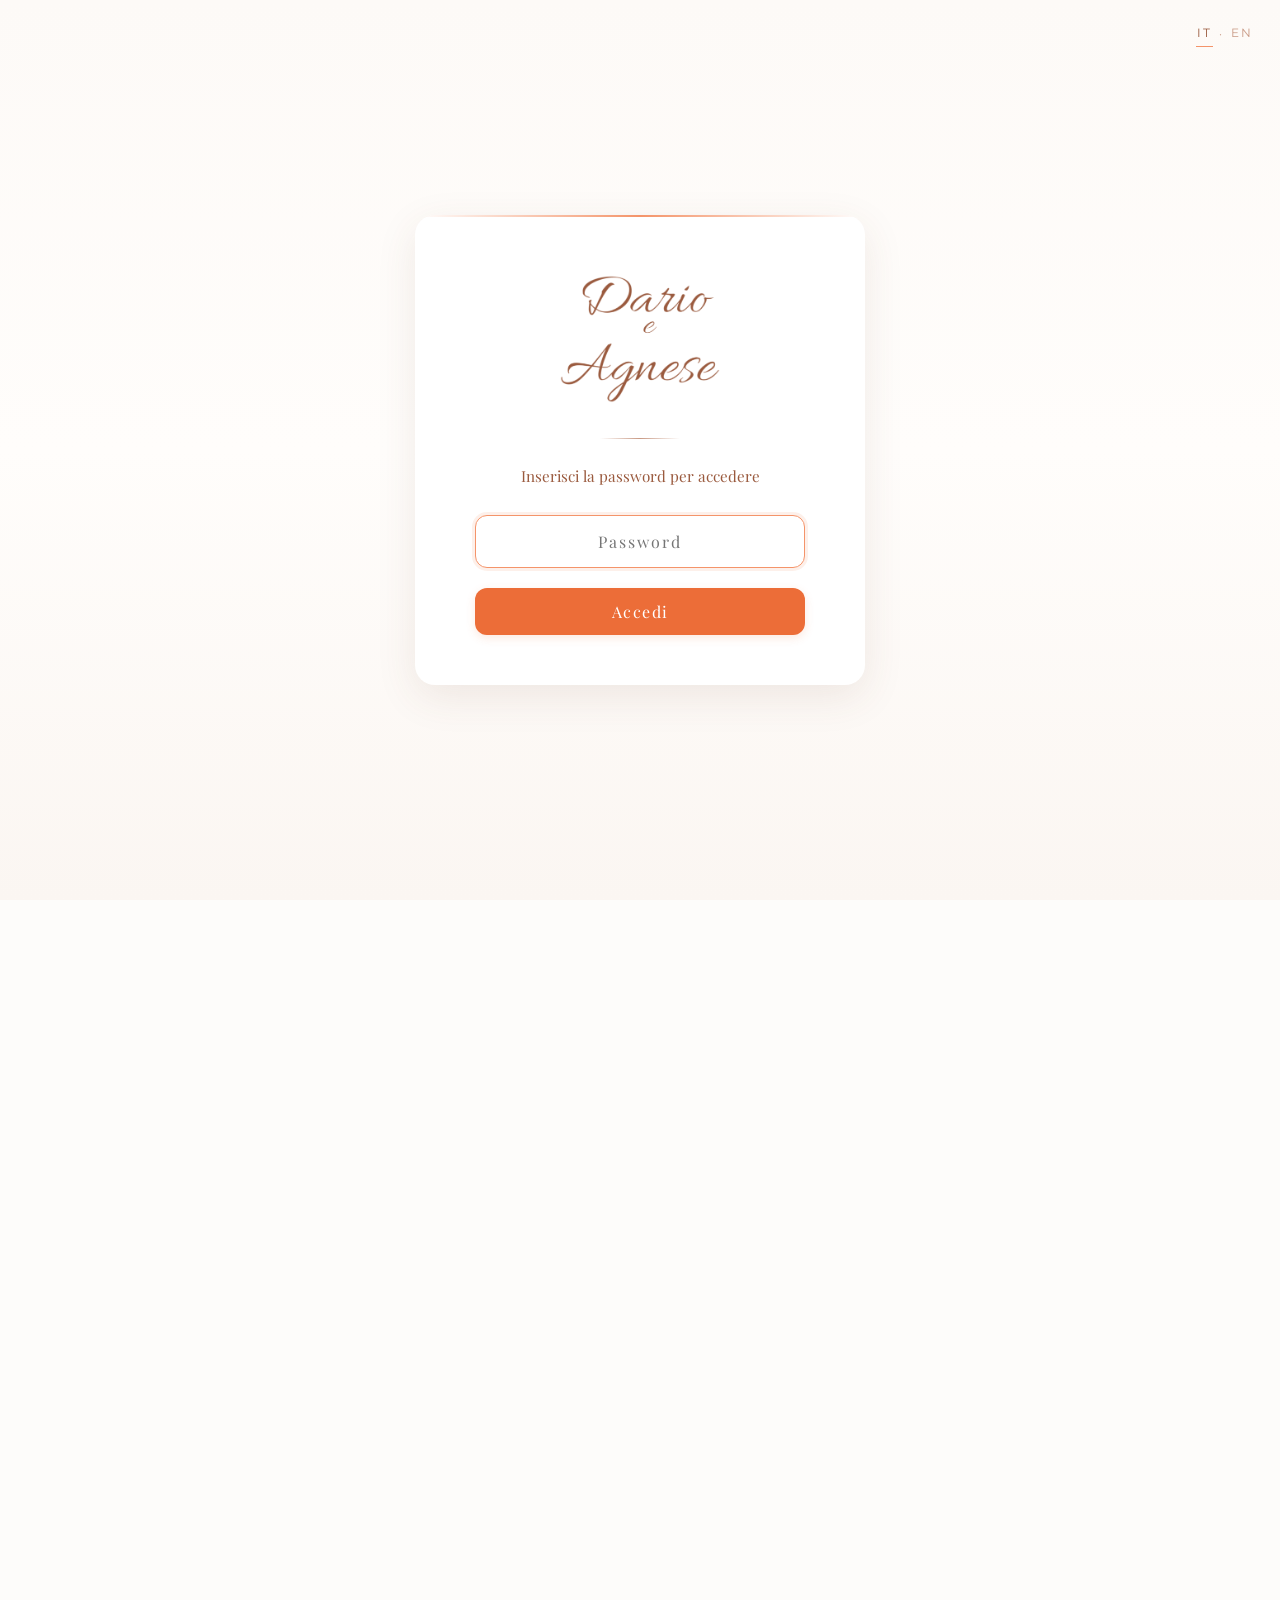
<file: index.html>
<!DOCTYPE html>
<html lang="it" data-i18n-doc="doc.home">

<head>
  <meta charset="UTF-8">
  <meta name="viewport" content="width=device-width, initial-scale=1.0">
  <title>Dario & Agnese – Il nostro matrimonio</title>

  <!-- Font eleganti -->
  <link
    href="https://fonts.googleapis.com/css2?family=Playfair+Display:wght@400;600&family=Montserrat:wght@300;400;500&display=swap"
    rel="stylesheet">

  <link rel="stylesheet" href="style.css">
</head>

<body class="blur-content">

  <!-- PASSWORD OVERLAY -->
  <div class="password-overlay" id="passwordOverlay">
    <div class="lang-switch" role="group" aria-label="Lingua / Language">
      <button type="button" data-lang="it">IT</button><span aria-hidden="true">·</span><button type="button" data-lang="en">EN</button>
    </div>
    <div class="password-card">
      <img src="nomi.png" alt="Dario e Agnese" class="password-title-img" data-i18n-alt="login.alt">
      <div class="divider"></div>
      <p class="password-text" data-i18n="login.text">Inserisci la password per accedere</p>
      <form id="passwordForm">
        <input type="password" id="passwordInput" class="password-input" placeholder="Password" autocomplete="off">
        <p class="error-message" id="errorMessage" data-i18n="login.error">Password non corretta</p>
        <button type="submit" class="password-btn" data-i18n="login.button">Accedi</button>
      </form>
    </div>
  </div>

  <!-- HERO -->
  <section class="hero">
    <div class="overlay"></div>
    <div class="lang-switch" role="group" aria-label="Lingua / Language">
      <button type="button" data-lang="it">IT</button><span aria-hidden="true">·</span><button type="button" data-lang="en">EN</button>
    </div>
    <div class="hero-content">
      <p class="hero-subtitle" data-i18n="hero.subtitle">Il nostro matrimonio</p>
      <p class="hero-date" data-i18n="hero.date">19 Giugno 2027</p>
    </div>
  </section>

  <!-- INTRO -->
  <section class="section intro">
    <h2 data-i18n="intro.title">Con grande emozione</h2>
    <p data-i18n="intro.text">
      Condividere con voi questo nuovo capitolo della nostra vita lo rende ancora più speciale.<br>
      In questo spazio abbiamo raccolto con amore tutti i dettagli per vivere e celebrare insieme questo momento così importante per noi.
    </p>
  </section>

  <!-- FOTO -->
  <section class="section photo-section">
    <div class="photo-frame">
      <img src="assets/1.jpg" alt="Dario e Agnese" data-i18n-alt="photo.alt" class="carousel-image active">
      <img src="assets/2.jpg" alt="Dario e Agnese" data-i18n-alt="photo.alt" class="carousel-image">
      <img src="assets/3.jpg" alt="Dario e Agnese" data-i18n-alt="photo.alt" class="carousel-image" style="object-position: 68% 50%;">
      <img src="assets/4.jpg" alt="Dario e Agnese" data-i18n-alt="photo.alt" class="carousel-image">
    </div>
  </section>

  <!-- INFO EVENTO -->
  <section class="section event-details">
    <h2 data-i18n="details.title">Il nostro giorno speciale</h2>

    <div class="details-grid">
      <div class="detail-card">
        <h3 data-i18n="details.date">Data</h3>
        <p data-i18n="details.dateText"><strong>SABATO 19 GIUGNO 2027</strong><br>Ore 16:00</p>
      </div>

      <div class="detail-card">
        <h3 data-i18n="details.place">Luogo</h3>
        <p class="place-label" data-i18n="details.ceremony">Cerimonia</p>
        <p><strong>CHIESA DI SAN GIOVANNI BATTISTA</strong><br>Piazza S. Giovanni, Gubbio (PG)</p>
        <br>
        <p class="place-label" data-i18n="details.reception">Ricevimento</p>
        <p><strong>ABBAZIA CASTEL D'ALFIOLO</strong><br>Fraz. Padule snc, 06024 Gubbio (PG)</p>
      </div>

    </div>
  </section>


  <!-- LISTA NOZZE -->
  <section class="section gift">
    <h2 data-i18n="gift.title">Un pensiero per noi</h2>
    <p data-i18n="gift.text">
      Il regalo più grande sarà avervi al nostro fianco, ma se desiderate farci un pensiero, potete contribuire a dare forma ai nostri progetti e ai nostri desideri.
    </p>

    <div class="iban-box">
      <p><strong>IBAN</strong></p>
      <div style="position: relative; width: 100%;">
        <span class="iban" id="ibanText" style="display: block; width: 100%; font-size: 1.15em; letter-spacing: 0.08em; background: #fff; padding: 10px 48px 10px 12px; border-radius: 8px; box-sizing: border-box; overflow-wrap: break-word;">IT76L0538738480000004447066</span>
        <button id="copyIbanBtn" title="Copia IBAN" data-i18n-title="gift.copy" style="position: absolute; top: 50%; right: 12px; transform: translateY(-50%); background: none; border: none; cursor: pointer; padding: 0;">
          <svg xmlns="http://www.w3.org/2000/svg" width="20" height="20" fill="none" viewBox="0 0 24 24"><path fill="#d4552a" d="M16 1a1 1 0 0 1 1 1v2h2a3 3 0 0 1 3 3v12a3 3 0 0 1-3 3h-2v2a1 1 0 0 1-1 1H5a3 3 0 0 1-3-3V7a3 3 0 0 1 3-3h2V2a1 1 0 0 1 1-1h8Zm3 6h-2v10h2a1 1 0 0 0 1-1V7a1 1 0 0 0-1-1ZM15 3h-6v2h6V3ZM5 6a1 1 0 0 0-1 1v12a1 1 0 0 0 1 1h10V6H5Z"/></svg>
        </button>
      </div>
      <p data-i18n="gift.holder">Intestatario: Dario Cambiotti</p>
    </div>
  </section>

  <!-- RSVP -->
  <section class="section rsvp">
    <h2 data-i18n="rsvp.title">È gradita gentile conferma</h2>
    <p data-i18n="rsvp.text">
      Ti chiediamo gentilmente di confermare la tua partecipazione compilando il modulo
    </p>

    <button id="openRsvpModal" class="btn" data-i18n="rsvp.button">Conferma presenza</button>
  </section>

  <!-- FOOTER -->
  <footer class="footer">
    <p data-i18n="footer.text">Non vediamo l'ora di festeggiare insieme a voi</p>
  </footer>
  <!-- MODAL CONFERMA PRESENZA -->
  <div class="rsvp-modal-overlay" id="rsvpModalOverlay">
    <div class="rsvp-modal">
      <button class="rsvp-modal-close" id="closeRsvpModal">&times;</button>

      <h2 class="rsvp-modal-title" data-i18n="rsvp.title">È gradita gentile conferma</h2>
      <div class="divider"></div>

      <form id="rsvpForm" class="rsvp-form">
        <!-- Dati personali -->
        <div class="form-section">
          <h3 class="form-section-title" data-i18n="form.personal">Dati personali</h3>

          <div class="form-group">
            <label for="nome" data-i18n="form.firstName">Nome *</label>
            <input type="text" id="nome" name="nome" required>
          </div>

          <div class="form-group">
            <label for="cognome" data-i18n="form.lastName">Cognome *</label>
            <input type="text" id="cognome" name="cognome" required>
          </div>
        </div>

        <!-- Presenza -->
        <div class="form-section">
          <h3 class="form-section-title" data-i18n="form.attendance">Presenza</h3>

          <div class="form-group radio-group">
            <label class="radio-label">
              <input type="radio" name="presenza" value="true" required>
              <span data-i18n="form.accept">Accetto con piacere</span>
            </label>
            <label class="radio-label">
              <input type="radio" name="presenza" value="false">
              <span data-i18n="form.decline">Sfortunatamente non potrò esserci</span>
            </label>
          </div>

          <!-- Campi condizionali per presenza = true -->
          <div id="presenzaSiFields" class="conditional-fields" style="display: none;">
            <div class="form-group">
              <label for="numero_partecipanti" data-i18n="form.guests">Numero partecipanti *</label>
              <input type="number" id="numero_partecipanti" name="numero_partecipanti" min="1" value="1">
            </div>

            <div class="form-group">
              <label for="descrizione_numero_partecipanti" data-i18n="form.guestNames">Nome e cognome dei partecipanti</label>
              <textarea id="descrizione_numero_partecipanti" name="descrizione_numero_partecipanti" rows="2"
                placeholder="es. Mario Rossi, Giulia Bianchi" data-i18n-placeholder="form.guestNamesPh"></textarea>
            </div>
          </div>

          <!-- Campi condizionali per presenza = false -->
          <div id="presenzaNoFields" class="conditional-fields" style="display: none;">
            <div class="form-group">
              <label for="descrizione_presenza" data-i18n="form.message">Messaggio per gli sposi (opzionale)</label>
              <textarea id="descrizione_presenza" name="descrizione_presenza" rows="3"
                placeholder="Ci dispiace non poter essere presenti..." data-i18n-placeholder="form.messagePh"></textarea>
            </div>
          </div>
        </div>

        <!-- Allergie / Intolleranze -->
        <div class="form-section" id="allergieSection" style="display: none;">
          <h3 class="form-section-title" data-i18n="form.allergies">Allergie/ intolleranze / menu speciali</h3>

          <div class="form-group radio-group">
            <label class="radio-label">
              <input type="radio" name="allergeni_intolleranze" value="true">
              <span data-i18n="form.yes">Sì</span>
            </label>
            <label class="radio-label">
              <input type="radio" name="allergeni_intolleranze" value="false" checked>
              <span data-i18n="form.no">No</span>
            </label>
          </div>

          <!-- Campi condizionali per allergie = true -->
          <div id="allergieFields" class="conditional-fields" style="display: none;">
            <div class="form-group">
              <label for="descrizione_allergeni_intolleranze" data-i18n="form.allergiesDetail">Descrivi le tue allergie o intolleranze o descrivi menu speciali *</label>
              <textarea id="descrizione_allergeni_intolleranze" name="descrizione_allergeni_intolleranze" rows="3"
                placeholder="es. celiaco, menu vegetariano…" data-i18n-placeholder="form.allergiesPh"></textarea>
            </div>
          </div>
        </div>

        <div class="form-message" id="formMessage"></div>

        <button type="submit" class="rsvp-submit-btn" data-i18n="form.submit">Invia conferma</button>
      </form>
    </div>
  </div>
  <script src="i18n.js"></script>
  <script>
    applyLang(currentLang);

    // Funzione copia IBAN
    document.addEventListener('DOMContentLoaded', function () {
      const copyBtn = document.getElementById('copyIbanBtn');
      const ibanText = document.getElementById('ibanText');
      if (copyBtn && ibanText) {
        copyBtn.addEventListener('click', function () {
          navigator.clipboard.writeText(ibanText.textContent.trim());
          copyBtn.innerHTML = '<svg xmlns="http://www.w3.org/2000/svg" width="20" height="20" fill="none" viewBox="0 0 24 24"><path fill="#5cb85c" d="M9 16.2 4.8 12l-1.4 1.4L9 19 21 7l-1.4-1.4z"/></svg>';
          setTimeout(() => {
            copyBtn.innerHTML = '<svg xmlns="http://www.w3.org/2000/svg" width="20" height="20" fill="none" viewBox="0 0 24 24"><path fill="#d4552a" d="M16 1a1 1 0 0 1 1 1v2h2a3 3 0 0 1 3 3v12a3 3 0 0 1-3 3h-2v2a1 1 0 0 1-1 1H5a3 3 0 0 1-3-3V7a3 3 0 0 1 3-3h2V2a1 1 0 0 1 1-1h8Zm3 6h-2v10h2a1 1 0 0 0 1-1V7a1 1 0 0 0-1-1ZM15 3h-6v2h6V3ZM5 6a1 1 0 0 0-1 1v12a1 1 0 0 0 1 1h10V6H5Z"/></svg>';
          }, 1200);
        });
      }
    });
    const PASSWORD = '19giugno2027';
    const PASSWORD_ADMIN = '19giugno2027Conferme!';
    const form = document.getElementById('passwordForm');
    const input = document.getElementById('passwordInput');
    const errorMsg = document.getElementById('errorMessage');
    const overlay = document.getElementById('passwordOverlay');
    const body = document.body;

    form.addEventListener('submit', function (e) {
      e.preventDefault();

      if (input.value === PASSWORD_ADMIN) {
        // Password admin - redirect a pagina conferme
        window.location.href = 'conferme.html';
      } else if (input.value === PASSWORD) {
        // Password corretta - rimuovi overlay e blur
        overlay.style.opacity = '0';

        setTimeout(() => {
          body.classList.remove('blur-content');
          overlay.style.display = 'none';
          document.documentElement.scrollTop = 0;
          document.body.scrollTop = 0;
          window.scrollTo(0, 0);
        }, 100);
      } else {
        // Password sbagliata - mostra errore
        errorMsg.style.display = 'block';
        input.value = '';
        input.classList.add('shake');

        setTimeout(() => {
          input.classList.remove('shake');
          errorMsg.style.display = 'none';
        }, 2000);
      }
    });

    // Focus automatico sull'input
    input.focus();

    // ===== CAROUSEL FOTO =====
    const carouselImages = document.querySelectorAll('.carousel-image');
    let currentIndex = 0;

    function showNextImage() {
      carouselImages[currentIndex].classList.remove('active');
      currentIndex = (currentIndex + 1) % carouselImages.length;
      carouselImages[currentIndex].classList.add('active');
    }

    // Cambia immagine ogni 3.5 secondi
    setInterval(showNextImage, 3500);

    // ===== MODAL RSVP =====
    const openRsvpBtn = document.getElementById('openRsvpModal');
    const closeRsvpBtn = document.getElementById('closeRsvpModal');
    const rsvpModalOverlay = document.getElementById('rsvpModalOverlay');
    const rsvpForm = document.getElementById('rsvpForm');
    const formMessage = document.getElementById('formMessage');

    const presenzaRadios = document.querySelectorAll('input[name="presenza"]');
    const presenzaSiFields = document.getElementById('presenzaSiFields');
    const presenzaNoFields = document.getElementById('presenzaNoFields');
    const allergieSection = document.getElementById('allergieSection');
    const allergieRadios = document.querySelectorAll('input[name="allergeni_intolleranze"]');
    const allergieFields = document.getElementById('allergieFields');

    // Apri modal
    openRsvpBtn.addEventListener('click', function () {
      rsvpModalOverlay.style.display = 'flex';
      setTimeout(() => {
        rsvpModalOverlay.classList.add('active');
      }, 10);
    });

    // Chiudi modal
    function closeModal() {
      rsvpModalOverlay.classList.remove('active');
      setTimeout(() => {
        rsvpModalOverlay.style.display = 'none';
      }, 300);
    }

    closeRsvpBtn.addEventListener('click', closeModal);

    rsvpModalOverlay.addEventListener('click', function (e) {
      if (e.target === rsvpModalOverlay) {
        closeModal();
      }
    });

    // Gestione logica condizionale presenza
    presenzaRadios.forEach(radio => {
      radio.addEventListener('change', function () {
        const presenza = this.value === 'true';

        if (presenza) {
          presenzaSiFields.style.display = 'block';
          presenzaNoFields.style.display = 'none';
          allergieSection.style.display = 'block';
          // Rendi numero_partecipanti required
          document.getElementById('numero_partecipanti').required = true;
          document.getElementById('descrizione_presenza').required = false;
        } else {
          presenzaSiFields.style.display = 'none';
          presenzaNoFields.style.display = 'block';
          allergieSection.style.display = 'none';
          // Rimuovi required da numero_partecipanti
          document.getElementById('numero_partecipanti').required = false;
          document.getElementById('descrizione_presenza').required = false;
        }
      });
    });

    // Gestione logica condizionale allergie
    allergieRadios.forEach(radio => {
      radio.addEventListener('change', function () {
        const hasAllergie = this.value === 'true';

        if (hasAllergie) {
          allergieFields.style.display = 'block';
          document.getElementById('descrizione_allergeni_intolleranze').required = true;
        } else {
          allergieFields.style.display = 'none';
          document.getElementById('descrizione_allergeni_intolleranze').required = false;
        }
      });
    });

    // Submit form
    rsvpForm.addEventListener('submit', async function (e) {
      e.preventDefault();

      // Raccogli dati dal form
      const formData = {
        nome: document.getElementById('nome').value,
        cognome: document.getElementById('cognome').value,
        presenza: document.querySelector('input[name="presenza"]:checked').value === 'true',
        descrizione_presenza: document.getElementById('descrizione_presenza').value || null,
        numero_partecipanti: null,
        descrizione_numero_partecipanti: null,
        allergeni_intolleranze: false,
        descrizione_allergeni_intolleranze: null,
        idmatrimonio: '04'
      };

      // Se partecipa, aggiungi dati partecipanti e allergie
      if (formData.presenza) {
        formData.numero_partecipanti = parseInt(document.getElementById('numero_partecipanti').value);
        formData.descrizione_numero_partecipanti = document.getElementById('descrizione_numero_partecipanti').value || null;

        const allergieChecked = document.querySelector('input[name="allergeni_intolleranze"]:checked');
        if (allergieChecked) {
          formData.allergeni_intolleranze = allergieChecked.value === 'true';
          if (formData.allergeni_intolleranze) {
            formData.descrizione_allergeni_intolleranze = document.getElementById('descrizione_allergeni_intolleranze').value || null;
          }
        }
      }

      // Mostra messaggio di caricamento
      formMessage.innerHTML = '<p style="color: #9a5a3e;">' + t('form.sending') + '</p>';
      formMessage.style.display = 'block';

      // Invia a Supabase
      const SUPABASE_URL = 'https://wdinlazhjttgrkxdzyoa.supabase.co';
      const SUPABASE_KEY = 'eyJhbGciOiJIUzI1NiIsInR5cCI6IkpXVCJ9.eyJpc3MiOiJzdXBhYmFzZSIsInJlZiI6IndkaW5sYXpoanR0Z3JreGR6eW9hIiwicm9sZSI6ImFub24iLCJpYXQiOjE3NzE1MTEwNTgsImV4cCI6MjA4NzA4NzA1OH0.C9AIZLk_mYVxGh4Po0OPyr_RcQtkplytCjyRLRB-IM4';

      try {
        const response = await fetch(`${SUPABASE_URL}/rest/v1/adesioni_matrimonio`, {
          method: 'POST',
          headers: {
            'Content-Type': 'application/json',
            'apikey': SUPABASE_KEY,
            'Authorization': `Bearer ${SUPABASE_KEY}`,
            'Prefer': 'return=minimal'
          },
          body: JSON.stringify(formData)
        });

        if (response.ok) {
          formMessage.innerHTML = '<p style="color: #5cb85c;">' + t('form.sent') + '</p>';

          // Reset form e chiudi dopo 2 secondi
          setTimeout(() => {
            rsvpForm.reset();
            formMessage.style.display = 'none';
            closeModal();
            // Reset campi condizionali
            presenzaSiFields.style.display = 'none';
            presenzaNoFields.style.display = 'none';
            allergieSection.style.display = 'none';
            allergieFields.style.display = 'none';
          }, 2000);
        } else {
          const errorData = await response.json();
          console.error('Errore risposta:', errorData);
          throw new Error('Errore nell\'invio della conferma');
        }
      } catch (error) {
        formMessage.innerHTML = '<p style="color: #d9534f;">' + t('form.error') + '</p>';
        console.error('Errore:', error);
      }
    });
  </script>
</body>

</html>
</file>
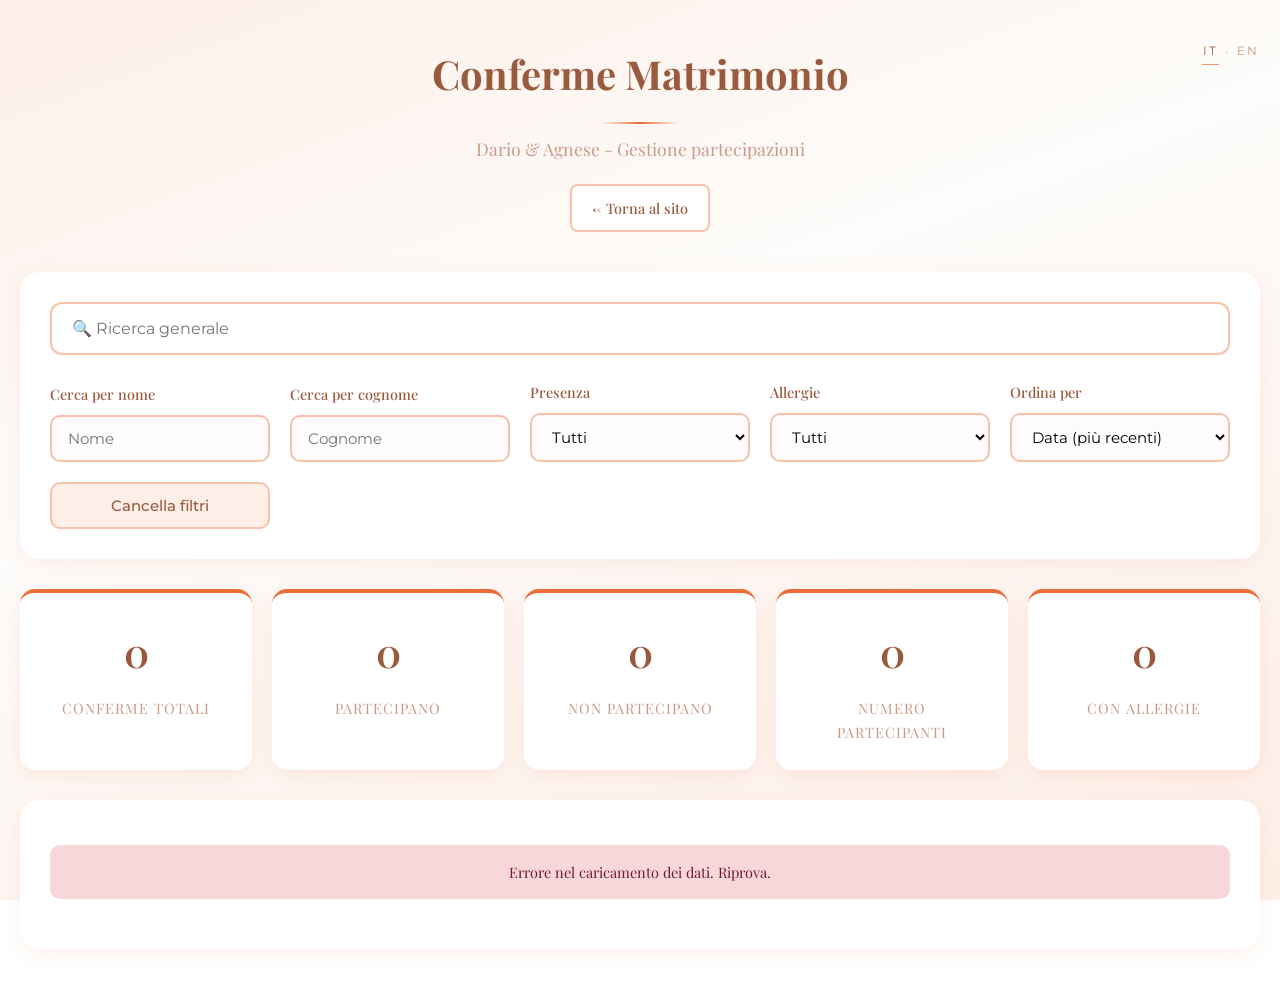
<file: conferme.html>
<!DOCTYPE html>
<html lang="it" data-i18n-doc="doc.admin">
<head>
  <meta charset="UTF-8">
  <meta name="viewport" content="width=device-width, initial-scale=1.0">
  <title>Dario & Agnese – Conferme</title>

  <!-- Font eleganti -->
  <link href="https://fonts.googleapis.com/css2?family=Playfair+Display:wght@400;600&family=Montserrat:wght@300;400;500&display=swap" rel="stylesheet">

  <link rel="stylesheet" href="style.css">
  <link rel="stylesheet" href="conferme.css">
</head>

<body>

  <div class="admin-container">
    <header class="admin-header">
      <div class="lang-switch" role="group" aria-label="Lingua / Language">
        <button type="button" data-lang="it">IT</button><span aria-hidden="true">·</span><button type="button" data-lang="en">EN</button>
      </div>
      <h1 class="admin-title" data-i18n="admin.title">Conferme Matrimonio</h1>
      <p class="admin-subtitle" data-i18n="admin.subtitle">Dario & Agnese - Gestione partecipazioni</p>
      <a href="index.html" class="btn-back" data-i18n="admin.back">← Torna al sito</a>
    </header>

    <!-- Filtri e ricerca -->
    <div class="filters-section">
      <div class="search-bar">
        <input type="text" id="searchAll" placeholder="🔍 Ricerca generale" data-i18n-placeholder="admin.searchAll" class="search-input">
      </div>

      <div class="filters-grid">
        <div class="filter-group">
          <label data-i18n="admin.byFirstName">Cerca per nome</label>
          <input type="text" id="filterNome" placeholder="Nome" data-i18n-placeholder="admin.firstName" class="filter-input">
        </div>

        <div class="filter-group">
          <label data-i18n="admin.byLastName">Cerca per cognome</label>
          <input type="text" id="filterCognome" placeholder="Cognome" data-i18n-placeholder="admin.lastName" class="filter-input">
        </div>

        <div class="filter-group">
          <label data-i18n="admin.attendance">Presenza</label>
          <select id="filterPresenza" class="filter-select">
            <option value="" data-i18n="admin.all">Tutti</option>
            <option value="true" data-i18n="admin.attending">Partecipano</option>
            <option value="false" data-i18n="admin.notAttending">Non partecipano</option>
          </select>
        </div>

        <div class="filter-group">
          <label data-i18n="admin.allergies">Allergie</label>
          <select id="filterAllergie" class="filter-select">
            <option value="" data-i18n="admin.all">Tutti</option>
            <option value="true" data-i18n="admin.yes">Sì</option>
            <option value="false" data-i18n="admin.no">No</option>
          </select>
        </div>

        <div class="filter-group">
          <label data-i18n="admin.sortBy">Ordina per</label>
          <select id="sortBy" class="filter-select">
            <option value="data_desc" data-i18n="admin.sortDateDesc">Data (più recenti)</option>
            <option value="data_asc" data-i18n="admin.sortDateAsc">Data (più vecchi)</option>
            <option value="nome_asc" data-i18n="admin.sortFirstAsc">Nome (A-Z)</option>
            <option value="nome_desc" data-i18n="admin.sortFirstDesc">Nome (Z-A)</option>
            <option value="cognome_asc" data-i18n="admin.sortLastAsc">Cognome (A-Z)</option>
            <option value="cognome_desc" data-i18n="admin.sortLastDesc">Cognome (Z-A)</option>
          </select>
        </div>

        <div class="filter-group">
          <button id="resetFilters" class="btn-reset" data-i18n="admin.clear">Cancella filtri</button>
        </div>
      </div>
    </div>

    <!-- Statistiche -->
    <div class="stats-section">
      <div class="stat-card">
        <span class="stat-number" id="totalConferme">0</span>
        <span class="stat-label" data-i18n="admin.statTotal">Conferme totali</span>
      </div>
      <div class="stat-card">
        <span class="stat-number" id="totalPresenti">0</span>
        <span class="stat-label" data-i18n="admin.statAttending">Partecipano</span>
      </div>
      <div class="stat-card">
        <span class="stat-number" id="totalAssenti">0</span>
        <span class="stat-label" data-i18n="admin.statNotAttending">Non partecipano</span>
      </div>
      <div class="stat-card">
        <span class="stat-number" id="totalPartecipanti">0</span>
        <span class="stat-label" data-i18n="admin.statGuests">Numero partecipanti</span>
      </div>
      <div class="stat-card">
        <span class="stat-number" id="totalAllergie">0</span>
        <span class="stat-label" data-i18n="admin.statAllergies">Con allergie</span>
      </div>
    </div>

    <!-- Tabella -->
    <div class="table-container">
      <div id="loadingMessage" class="loading-message" data-i18n="admin.loading">Caricamento dati...</div>
      <div id="errorMessage" class="error-message" style="display: none;"></div>
      
      <table class="conferme-table" id="confermeTable" style="display: none;">
        <thead>
          <tr>
            <th data-i18n="admin.colFirstName">Nome</th>
            <th data-i18n="admin.colLastName">Cognome</th>
            <th data-i18n="admin.colAttendance">Presenza</th>
            <th data-i18n="admin.colGuests">N. Partecipanti</th>
            <th data-i18n="admin.colGuestNames">Nomi Partecipanti</th>
            <th data-i18n="admin.colMessage">Messaggio</th>
            <th data-i18n="admin.colAllergies">Allergie</th>
            <th data-i18n="admin.colAllergyDetails">Dettagli Allergie</th>
            <th data-i18n="admin.colDate">Data Conferma</th>
          </tr>
        </thead>
        <tbody id="tableBody">
          <!-- Rows dinamiche -->
        </tbody>
      </table>

      <div id="noResults" class="no-results" style="display: none;" data-i18n="admin.noResults">Nessun risultato trovato</div>
    </div>

  </div>

  <script src="i18n.js"></script>
  <script>
    applyLang(currentLang);

    const SUPABASE_URL = 'https://wdinlazhjttgrkxdzyoa.supabase.co';
    const SUPABASE_KEY = 'eyJhbGciOiJIUzI1NiIsInR5cCI6IkpXVCJ9.eyJpc3MiOiJzdXBhYmFzZSIsInJlZiI6IndkaW5sYXpoanR0Z3JreGR6eW9hIiwicm9sZSI6ImFub24iLCJpYXQiOjE3NzE1MTEwNTgsImV4cCI6MjA4NzA4NzA1OH0.C9AIZLk_mYVxGh4Po0OPyr_RcQtkplytCjyRLRB-IM4';

    let allData = [];
    let filteredData = [];

    // Elementi DOM
    const loadingMessage = document.getElementById('loadingMessage');
    const errorMessage = document.getElementById('errorMessage');
    const confermeTable = document.getElementById('confermeTable');
    const tableBody = document.getElementById('tableBody');
    const noResults = document.getElementById('noResults');

    // Filtri
    const searchAll = document.getElementById('searchAll');
    const filterNome = document.getElementById('filterNome');
    const filterCognome = document.getElementById('filterCognome');
    const filterPresenza = document.getElementById('filterPresenza');
    const filterAllergie = document.getElementById('filterAllergie');
    const sortBy = document.getElementById('sortBy');
    const resetFilters = document.getElementById('resetFilters');

    // Stat cards
    const totalConferme = document.getElementById('totalConferme');
    const totalPresenti = document.getElementById('totalPresenti');
    const totalAssenti = document.getElementById('totalAssenti');
    const totalPartecipanti = document.getElementById('totalPartecipanti');
    const totalAllergie = document.getElementById('totalAllergie');

    // Carica dati da Supabase
    async function loadData() {
      try {
        // Filtra per idmatrimonio = '04'
        const response = await fetch(`${SUPABASE_URL}/rest/v1/adesioni_matrimonio?select=*&idmatrimonio=eq.04`, {
          method: 'GET',
          headers: {
            'apikey': SUPABASE_KEY,
            'Authorization': `Bearer ${SUPABASE_KEY}`
          }
        });

        if (!response.ok) {
          throw new Error('Errore nel caricamento dei dati');
        }

        allData = await response.json();
        filteredData = [...allData];
        
        loadingMessage.style.display = 'none';
        confermeTable.style.display = 'table';
        
        updateStats();
        applyFiltersAndSort();
        
      } catch (error) {
        console.error('Errore:', error);
        loadingMessage.style.display = 'none';
        errorMessage.textContent = t('admin.loadError');
        errorMessage.style.display = 'block';
      }
    }

    // Aggiorna statistiche
    function updateStats() {
      const presenti = allData.filter(d => d.presenza === true);
      const assenti = allData.filter(d => d.presenza === false);
      const numPartecipanti = presenti.reduce((sum, d) => sum + (d.numero_partecipanti || 0), 0);
      const conAllergie = presenti.filter(d => d.allergeni_intolleranze === true).length;

      totalConferme.textContent = allData.length;
      totalPresenti.textContent = presenti.length;
      totalAssenti.textContent = assenti.length;
      totalPartecipanti.textContent = numPartecipanti;
      totalAllergie.textContent = conAllergie;
    }

    // Applica filtri e ordinamento
    function applyFiltersAndSort() {
      // Inizia con tutti i dati
      filteredData = [...allData];

      // Ricerca generale
      const searchTerm = searchAll.value.toLowerCase().trim();
      if (searchTerm) {
        filteredData = filteredData.filter(item => {
          return (
            (item.nome?.toLowerCase() || '').includes(searchTerm) ||
            (item.cognome?.toLowerCase() || '').includes(searchTerm) ||
            (item.descrizione_presenza?.toLowerCase() || '').includes(searchTerm) ||
            (item.descrizione_numero_partecipanti?.toLowerCase() || '').includes(searchTerm) ||
            (item.descrizione_allergeni_intolleranze?.toLowerCase() || '').includes(searchTerm)
          );
        });
      }

      // Filtro nome
      const nomeFilter = filterNome.value.toLowerCase().trim();
      if (nomeFilter) {
        filteredData = filteredData.filter(item => 
          (item.nome?.toLowerCase() || '').includes(nomeFilter)
        );
      }

      // Filtro cognome
      const cognomeFilter = filterCognome.value.toLowerCase().trim();
      if (cognomeFilter) {
        filteredData = filteredData.filter(item => 
          (item.cognome?.toLowerCase() || '').includes(cognomeFilter)
        );
      }

      // Filtro presenza
      if (filterPresenza.value !== '') {
        const presenzaValue = filterPresenza.value === 'true';
        filteredData = filteredData.filter(item => item.presenza === presenzaValue);
      }

      // Filtro allergie
      if (filterAllergie.value !== '') {
        const allergieValue = filterAllergie.value === 'true';
        filteredData = filteredData.filter(item => item.allergeni_intolleranze === allergieValue);
      }

      // Ordinamento
      const sortValue = sortBy.value;
      filteredData.sort((a, b) => {
        switch(sortValue) {
          case 'data_desc':
            return new Date(b.data_compilazione) - new Date(a.data_compilazione);
          case 'data_asc':
            return new Date(a.data_compilazione) - new Date(b.data_compilazione);
          case 'nome_asc':
            return (a.nome || '').localeCompare(b.nome || '');
          case 'nome_desc':
            return (b.nome || '').localeCompare(a.nome || '');
          case 'cognome_asc':
            return (a.cognome || '').localeCompare(b.cognome || '');
          case 'cognome_desc':
            return (b.cognome || '').localeCompare(a.cognome || '');
          default:
            return 0;
        }
      });

      renderTable();
    }

    // Renderizza tabella
    function renderTable() {
      if (filteredData.length === 0) {
        tableBody.innerHTML = '';
        confermeTable.style.display = 'none';
        noResults.style.display = 'block';
        return;
      }

      confermeTable.style.display = 'table';
      noResults.style.display = 'none';

      tableBody.innerHTML = filteredData.map(item => {
        const dataFormatted = new Date(item.data_compilazione).toLocaleString(t('admin.locale'), {
          day: '2-digit',
          month: '2-digit',
          year: 'numeric',
          hour: '2-digit',
          minute: '2-digit'
        });

        return `
          <tr class="${item.presenza ? 'presenza-si' : 'presenza-no'}">
            <td>${item.nome || '-'}</td>
            <td>${item.cognome || '-'}</td>
            <td>
              <span class="badge ${item.presenza ? 'badge-success' : 'badge-danger'}">
                ${item.presenza ? t('admin.badgeYes') : t('admin.badgeNo')}
              </span>
            </td>
            <td class="text-center">${item.presenza ? (item.numero_partecipanti || '-') : '-'}</td>
            <td>${item.descrizione_numero_partecipanti || '-'}</td>
            <td>${item.descrizione_presenza || '-'}</td>
            <td class="text-center">
              ${item.presenza ? 
                `<span class="badge ${item.allergeni_intolleranze ? 'badge-warning' : 'badge-info'}">${item.allergeni_intolleranze ? t('admin.yes') : t('admin.no')}</span>` 
                : '-'}
            </td>
            <td>${item.descrizione_allergeni_intolleranze || '-'}</td>
            <td class="text-nowrap">${dataFormatted}</td>
          </tr>
        `;
      }).join('');
    }

    // Eventi filtri
    searchAll.addEventListener('input', applyFiltersAndSort);
    filterNome.addEventListener('input', applyFiltersAndSort);
    filterCognome.addEventListener('input', applyFiltersAndSort);
    filterPresenza.addEventListener('change', applyFiltersAndSort);
    filterAllergie.addEventListener('change', applyFiltersAndSort);
    sortBy.addEventListener('change', applyFiltersAndSort);

    resetFilters.addEventListener('click', () => {
      searchAll.value = '';
      filterNome.value = '';
      filterCognome.value = '';
      filterPresenza.value = '';
      filterAllergie.value = '';
      sortBy.value = 'data_desc';
      applyFiltersAndSort();
    });

    // Al cambio lingua ridisegna la tabella con i testi tradotti
    document.addEventListener('langchange', () => { if (allData.length) renderTable(); });

    // Carica dati all'avvio
    loadData();

    // Ricarica ogni 30 secondi
    setInterval(loadData, 30000);
  </script>
</body>
</html>
</file>
<file: style.css>
/* RESET */
* {
  margin: 0;
  padding: 0;
  box-sizing: border-box;
}

/* PALETTE ARANCIONE */
:root {
  --base: #ec6d38;
  --light: #f4946a;
  --lighter: #f9c2a8;
  --lightest: #fdeee7;
  --dark: #d4552a;
  --deep: #b8461f;
  --muted: #c99a85;
  --ink: #9a5a3e;
  --paper: #fffaf7;
  --rgb: 236, 109, 56;
  --gradient: linear-gradient(135deg, var(--light) 0%, var(--base) 50%, var(--dark) 100%);
  --gradient-hover: linear-gradient(135deg, var(--base) 0%, var(--dark) 100%);
}

/* BASE */
body {
  font-family: 'Playfair Display', serif;
  background-color: #fdfcfa;
  color: #4b4b4b;
  line-height: 1.7;
}

/* HERO */
.hero {
  position: relative;
  display: flex;
  align-items: flex-start;
  justify-content: center;
  width: 100%;
  aspect-ratio: 1050 / 1024;
  background: url('assets/location.jpg') center top / 100% auto no-repeat;
}

.overlay {
  position: absolute;
  inset: 0;
  background: linear-gradient(to bottom,
      rgba(255, 250, 246, 0.55) 0%,
      rgba(255, 250, 246, 0.15) 22%,
      rgba(255, 250, 246, 0) 35%,
      rgba(253, 252, 250, 0) 90%,
      rgba(253, 252, 250, 1) 100%);
}

.hero-content {
  position: relative;
  text-align: center;
  padding: 7% 20px 0;
}

.hero-logo {
  max-width: 420px;
  width: 85%;
  height: auto;
  margin-bottom: 20px;
  
}

.hero h1 {
  font-family: 'Playfair Display', serif;
  font-size: 4rem;
  color: var(--ink);
}

.hero-subtitle {
  font-size: 2.2rem;
  font-style: italic;
  color: var(--ink);
  text-shadow: 0 1px 12px rgba(255, 250, 246, 0.9);
}

.hero-date {
  margin-top: 10px;
  font-family: 'Montserrat', sans-serif;
  font-size: 0.82rem;
  letter-spacing: 5px;
  text-transform: uppercase;
  color: #5a4a42;
  text-shadow: 0 1px 10px rgba(255, 250, 246, 0.9);
}

@media (max-width: 899px) {
  .overlay {
    background: linear-gradient(to bottom,
        rgba(255, 250, 246, 0.75) 0%,
        rgba(255, 250, 246, 0.35) 18%,
        rgba(255, 250, 246, 0) 30%,
        rgba(253, 252, 250, 0) 90%,
        rgba(253, 252, 250, 1) 100%);
  }

  .hero-content {
    padding-top: 4%;
  }

  .hero-subtitle {
    font-size: clamp(1.3rem, 6vw, 1.8rem);
    white-space: nowrap;
  }

  .hero .lang-switch {
    top: 8px;
    right: 12px;
    font-size: 0.6rem;
  }

  .hero-date {
    margin-top: 2px;
    font-size: 0.62rem;
    letter-spacing: 4px;
  }
}

@media (min-width: 900px) {
  .hero-content {
    padding-top: 6%;
  }

  .hero-subtitle {
    font-size: 3rem;
  }
}

/* SEZIONI */
.section {
  max-width: 900px;
  margin: 80px auto;
  padding: 0 20px;
  text-align: center;
}

.section h2 {
  font-family: 'Playfair Display', serif;
  font-size: 1.8rem;
  color: var(--ink);
  margin-bottom: 25px;
  font-style: italic;
}

.section h2::after {
  content: '';
  display: block;
  width: 60px;
  height: 2px;
  margin: 14px auto 0;
  background: linear-gradient(to right, transparent, var(--base), transparent);
}

/* FOTO CAROUSEL */
.photo-section {
  display: flex;
  justify-content: center;
}

.photo-frame {
  position: relative;
  width: 500px;
  height: 600px;
  border: 3px solid var(--lighter);
  border-radius: 15px;
  overflow: hidden;
  box-shadow: 0 10px 30px rgba(var(--rgb), 0.15);
  background: var(--lightest);
}

.carousel-image {
  position: absolute;
  top: 0;
  left: 0;
  width: 100%;
  height: 100%;
  object-fit: cover;
  opacity: 0;
  transition: opacity 1s ease-in-out;
}

.carousel-image.active {
  opacity: 1;
}

@media (max-width: 768px) {
  .photo-frame {
    width: 90%;
    max-width: 400px;
    height: 480px;
  }
}

/* DETTAGLI EVENTO */
.details-grid {
  display: grid;
  grid-template-columns: repeat(auto-fit, minmax(250px, 1fr));
  gap: 30px;
  margin-top: 40px;
}

.detail-card {
  background: var(--paper);
  padding: 30px;
  border-radius: 20px;
  border-top: 3px solid var(--base);
  box-shadow: 0 6px 24px rgba(var(--rgb), 0.12);
  transition: transform 0.3s ease, box-shadow 0.3s ease;
}

.detail-card:hover {
  transform: translateY(-5px);
  box-shadow: 0 12px 32px rgba(var(--rgb), 0.22);
}

.detail-card .icon {
  font-size: 2.5rem;
  display: block;
  margin-bottom: 15px;
}

.detail-card .place-label {
  font-family: 'Montserrat', sans-serif;
  font-size: 0.72rem;
  letter-spacing: 3px;
  text-transform: uppercase;
  color: var(--light);
  margin-bottom: 2px;
}

.detail-card h3 {
  font-family: 'Playfair Display', serif;
  color: var(--ink);
  margin-bottom: 10px;
  font-size: 1.4rem;
}

/* IBAN */
.iban-box {
  background: var(--paper);
  padding: 30px;
  border-radius: 18px;
  margin-top: 25px;
  border: 1px solid var(--lighter);
}

.iban {
  font-family: monospace;
  font-size: 1.2rem;
  margin: 10px 0;
}

/* RSVP */
.rsvp {
  background: var(--lightest);
  padding: 60px 20px;
  border-radius: 30px;
}

.btn {
  display: inline-block;
  margin-top: 25px;
  padding: 15px 40px;
  background: var(--base);
  color: white;
  text-decoration: none;
  border: none;
  border-radius: 40px;
  font-size: 1rem;
  font-family: 'Playfair Display', serif;
  letter-spacing: 1px;
  cursor: pointer;
  box-shadow: 0 4px 14px rgba(var(--rgb), 0.35);
  transition: all 0.3s ease;
}

.btn:hover {
  background: var(--dark);
  transform: translateY(-2px);
  box-shadow: 0 6px 22px rgba(var(--rgb), 0.5);
}

/* FOOTER */
.footer {
  text-align: center;
  padding: 60px 20px 40px;
  color: var(--ink);
}

.footer-logo {
  display: block;
  margin: 30px auto;
  max-width: 80px;
  height: auto;
}

.footer-separator {
  width: 100%;
  margin-top: 30px;
  display: flex;
  justify-content: flex-start;
  align-items: center;
  overflow: hidden;
}

.footer-separator img {
  height: 120px;
  width: auto;
  margin-left: -40px;
  display: block;
}

.footer-separator img:first-child {
  margin-left: -18px;
}

.signature {
  margin-top: 10px;
  font-family: 'Playfair Display', serif;
  font-size: 1.5rem;
}

/* SCELTA LINGUA */
.lang-switch {
  position: absolute;
  top: 22px;
  right: 26px;
  z-index: 2;
  display: flex;
  align-items: center;
  gap: 6px;
  font-family: 'Montserrat', sans-serif;
  font-size: 0.72rem;
  letter-spacing: 2px;
  color: var(--muted);
}

.lang-switch button {
  background: none;
  border: none;
  border-bottom: 1px solid transparent;
  padding: 2px 1px;
  font: inherit;
  letter-spacing: inherit;
  color: var(--muted);
  cursor: pointer;
  transition: color 0.3s ease, border-color 0.3s ease;
}

.lang-switch button:hover {
  color: var(--ink);
}

.lang-switch button.active {
  color: var(--ink);
  border-bottom-color: var(--light);
}

/* PASSWORD OVERLAY */
.password-overlay {
  position: fixed;
  inset: 0;
  background: linear-gradient(180deg, #fdfaf7 0%, #fffdfb 50%, #fbf6f2 100%);
  display: flex;
  align-items: center;
  justify-content: center;
  z-index: 9999;
  transition: opacity 0.5s ease;
  overflow: hidden;
}

.password-card {
  background: white;
  padding: 50px 60px;
  border-radius: 20px;
  box-shadow: 0 12px 40px rgba(110, 70, 50, 0.10);
  text-align: center;
  max-width: 450px;
  width: 90%;
  position: relative;
  z-index: 10000;
  overflow: hidden;
}

.password-card::before,
.rsvp-modal::before {
  content: '';
  position: absolute;
  top: 0;
  left: 0;
  right: 0;
  height: 4px;
  background: linear-gradient(to right, var(--lighter), var(--base), var(--lighter));
}

.password-card::before {
  height: 2px;
  background: linear-gradient(to right, transparent, var(--light), transparent);
}

.password-card .divider {
  margin-top: 18px;
  height: 1px;
  background: linear-gradient(to right, transparent, var(--muted), transparent);
}

.password-title {
  font-family: 'Playfair Display', serif;
  font-size: 3rem;
  color: var(--ink);
  margin-bottom: 8px;
}

.password-title-img {
  max-width: 100%;
  height: auto;
  margin-bottom: 0;
}

.password-subtitle {
  font-size: 1.1rem;
  color: var(--muted);
  margin-bottom: 25px;
  letter-spacing: 1px;
}

.divider {
  width: 80px;
  height: 2px;
  background: linear-gradient(to right, transparent, var(--base), transparent);
  margin: 25px auto;
}

.password-text {
  color: var(--ink);
  margin-bottom: 25px;
  font-size: 0.95rem;
}

.password-input {
  width: 100%;
  padding: 15px 20px;
  border: 1.5px solid #ebe1da;
  border-radius: 12px;
  font-size: 1rem;
  font-family: 'Playfair Display', serif;
  text-align: center;
  transition: all 0.3s ease;
  letter-spacing: 2px;
}

.password-input:focus {
  outline: none;
  border-color: var(--light);
  box-shadow: 0 0 0 3px rgba(var(--rgb), 0.10);
}

.password-btn {
  width: 100%;
  margin-top: 20px;
  padding: 13px;
  background: var(--base);
  box-shadow: 0 3px 10px rgba(var(--rgb), 0.16);
  color: white;
  border: none;
  border-radius: 12px;
  font-size: 1rem;
  font-family: 'Playfair Display', serif;
  cursor: pointer;
  transition: all 0.3s ease;
  font-weight: 400;
  letter-spacing: 1.5px;
}

.password-btn:hover {
  background: var(--dark);
  transform: translateY(-2px);
  box-shadow: 0 5px 16px rgba(var(--rgb), 0.3);
}

.error-message {
  color: #d9534f;
  font-size: 0.9rem;
  margin-top: 15px;
  display: none;
}

.blur-content {
  overflow: hidden;
  position: fixed;
  width: 100%;
  top: 0;
  left: 0;
}

.blur-content > *:not(.password-overlay) {
  opacity: 0;
  visibility: hidden;
  transition: opacity 0.5s ease, visibility 0.5s ease;
}

body:not(.blur-content) > *:not(.password-overlay) {
  opacity: 1;
  visibility: visible;
}

@keyframes shake {
  0%, 100% { transform: translateX(0); }
  25% { transform: translateX(-10px); }
  75% { transform: translateX(10px); }
}

.shake {
  animation: shake 0.3s ease-in-out;
}

/* RSVP MODAL */
.rsvp-modal-overlay {
  position: fixed;
  inset: 0;
  background: rgba(184, 70, 31, 0.35);
  display: none;
  align-items: center;
  justify-content: center;
  z-index: 9998;
  opacity: 0;
  transition: opacity 0.3s ease;
  backdrop-filter: blur(5px);
  overflow-y: auto;
  padding: 20px;
}

.rsvp-modal-overlay.active {
  opacity: 1;
}

.rsvp-modal {
  background: white;
  border-radius: 25px;
  box-shadow: 0 20px 60px rgba(var(--rgb), 0.2);
  max-width: 600px;
  width: 100%;
  max-height: 90vh;
  overflow-y: auto;
  padding: 50px 40px;
  position: relative;
  overflow-x: hidden;
  transform: translateY(-20px);
  transition: transform 0.3s ease;
}

.rsvp-modal-overlay.active .rsvp-modal {
  transform: translateY(0);
}

.rsvp-modal-close {
  position: absolute;
  top: 20px;
  right: 20px;
  background: none;
  border: none;
  font-size: 2rem;
  color: var(--muted);
  cursor: pointer;
  width: 40px;
  height: 40px;
  display: flex;
  align-items: center;
  justify-content: center;
  border-radius: 50%;
  transition: all 0.3s ease;
}

.rsvp-modal-close:hover {
  background: var(--lightest);
  color: var(--ink);
}

.rsvp-modal-title {
  font-family: 'Playfair Display', serif;
  font-size: 2rem;
  color: var(--ink);
  text-align: center;
  margin-bottom: 15px;
}

/* FORM STYLES */
.rsvp-form {
  margin-top: 30px;
}

.form-section {
  margin-bottom: 35px;
}

.form-section-title {
  font-family: 'Playfair Display', serif;
  font-size: 1.3rem;
  color: var(--ink);
  margin-bottom: 20px;
  padding-bottom: 10px;
  border-bottom: 1px solid var(--lighter);
}

.form-group {
  margin-bottom: 20px;
}

.form-group label {
  display: block;
  margin-bottom: 8px;
  color: var(--ink);
  font-size: 0.95rem;
  font-weight: 500;
}

.form-group input[type="text"],
.form-group input[type="number"],
.form-group textarea {
  width: 100%;
  padding: 12px 16px;
  border: 2px solid var(--lighter);
  border-radius: 12px;
  font-family: 'Playfair Display', serif;
  font-size: 0.95rem;
  transition: all 0.3s ease;
  background: #fdfcfa;
}

.form-group input[type="text"]:focus,
.form-group input[type="number"]:focus,
.form-group textarea:focus {
  outline: none;
  border-color: var(--ink);
  box-shadow: 0 0 0 3px rgba(var(--rgb), 0.1);
  background: white;
}

.form-group textarea {
  resize: vertical;
  min-height: 80px;
}

/* RADIO BUTTONS */
.radio-group {
  display: flex;
  gap: 15px;
  flex-wrap: wrap;
}

.radio-label {
  display: flex;
  align-items: center;
  cursor: pointer;
  padding: 12px 20px;
  border: 2px solid var(--lighter);
  border-radius: 12px;
  transition: all 0.3s ease;
  background: #fdfcfa;
  flex: 1;
  min-width: 150px;
}

.radio-label:hover {
  border-color: var(--light);
  background: white;
}

.radio-label input[type="radio"] {
  margin-right: 10px;
  width: 18px;
  height: 18px;
  accent-color: var(--ink);
  cursor: pointer;
}

.radio-label input[type="radio"]:checked + span {
  font-weight: 500;
  color: var(--ink);
}

.radio-label:has(input[type="radio"]:checked) {
  border-color: var(--ink);
  background: var(--lightest);
}

.radio-label span {
  flex: 1;
  color: #4b4b4b;
}

/* CONDITIONAL FIELDS */
.conditional-fields {
  margin-top: 20px;
  padding: 20px;
  background: var(--lightest);
  border-radius: 12px;
  border-left: 4px solid var(--base);
}

/* SUBMIT BUTTON */
.rsvp-submit-btn {
  width: 100%;
  padding: 16px;
  background: var(--base);
  box-shadow: 0 4px 14px rgba(var(--rgb), 0.35);
  color: white;
  border: none;
  border-radius: 12px;
  font-size: 1.05rem;
  font-family: 'Playfair Display', serif;
  font-weight: 500;
  cursor: pointer;
  transition: all 0.3s ease;
  letter-spacing: 1px;
  margin-top: 10px;
}

.rsvp-submit-btn:hover {
  background: var(--dark);
  transform: translateY(-2px);
  box-shadow: 0 8px 25px rgba(var(--rgb), 0.5);
}

.rsvp-submit-btn:active {
  transform: translateY(0);
}

.form-message {
  margin-top: 20px;
  padding: 15px;
  border-radius: 12px;
  text-align: center;
  display: none;
  font-weight: 500;
}

/* RESPONSIVE */
@media (max-width: 600px) {
  .hero h1 {
    font-size: 2.8rem;
  }

  .photo-frame {
    width: 240px;
    height: 320px;
  }

  .password-card {
    padding: 40px 30px;
  }

  .password-title {
    font-size: 2.5rem;
  }

  .rsvp-modal {
    padding: 40px 25px;
    max-height: 95vh;
  }

  .rsvp-modal-title {
    font-size: 1.6rem;
  }

  .form-section-title {
    font-size: 1.1rem;
  }

  .radio-group {
    flex-direction: column;
  }

  .radio-label {
    min-width: 100%;
  }
}
</file>
<file: conferme.css>
/* ADMIN CONFERME STYLES */

body {
  background: linear-gradient(160deg, var(--lightest) 0%, #fdfcfa 40%, var(--lightest) 100%);
  background-attachment: fixed;
}

.admin-container {
  max-width: 1400px;
  margin: 0 auto;
  padding: 40px 20px;
  min-height: 100vh;
}

.admin-header {
  text-align: center;
  margin-bottom: 40px;
  position: relative;
}

.admin-header .lang-switch {
  top: 0;
  right: 0;
}

.admin-title {
  font-family: 'Playfair Display', serif;
  font-size: 2.5rem;
  color: var(--ink);
  margin-bottom: 10px;
}

.admin-title::after {
  content: '';
  display: block;
  width: 80px;
  height: 2px;
  margin: 14px auto 0;
  background: linear-gradient(to right, transparent, var(--base), transparent);
}

.admin-subtitle {
  font-size: 1.1rem;
  color: var(--muted);
  margin-bottom: 20px;
}

.btn-back {
  display: inline-block;
  padding: 10px 20px;
  background: white;
  color: var(--ink);
  border: 2px solid var(--lighter);
  text-decoration: none;
  border-radius: 8px;
  font-size: 0.9rem;
  transition: all 0.3s ease;
  font-weight: 500;
}

.btn-back:hover {
  background: var(--base);
  border-color: var(--base);
  color: white;
}

/* FILTRI */
.filters-section {
  background: white;
  border-radius: 20px;
  padding: 30px;
  margin-bottom: 30px;
  box-shadow: 0 5px 20px rgba(var(--rgb), 0.1);
}

.search-bar {
  margin-bottom: 25px;
}

.search-input {
  width: 100%;
  padding: 15px 20px;
  border: 2px solid var(--lighter);
  border-radius: 12px;
  font-family: 'Montserrat', sans-serif;
  font-size: 1rem;
  transition: all 0.3s ease;
}

.search-input:focus {
  outline: none;
  border-color: var(--base);
  box-shadow: 0 0 0 3px rgba(var(--rgb), 0.18);
}

.filters-grid {
  display: grid;
  grid-template-columns: repeat(auto-fit, minmax(200px, 1fr));
  gap: 20px;
  align-items: end;
}

.filter-group {
  display: flex;
  flex-direction: column;
}

.filter-group label {
  margin-bottom: 8px;
  color: var(--ink);
  font-size: 0.9rem;
  font-weight: 500;
}

.filter-input,
.filter-select {
  padding: 12px 16px;
  border: 2px solid var(--lighter);
  border-radius: 10px;
  font-family: 'Montserrat', sans-serif;
  font-size: 0.95rem;
  transition: all 0.3s ease;
  background: #fdfcfa;
}

.filter-input:focus,
.filter-select:focus {
  outline: none;
  border-color: var(--base);
  box-shadow: 0 0 0 3px rgba(var(--rgb), 0.18);
}

.btn-reset {
  padding: 12px 16px;
  background: var(--lightest);
  color: var(--ink);
  border: 2px solid var(--lighter);
  border-radius: 10px;
  font-family: 'Montserrat', sans-serif;
  font-size: 0.95rem;
  font-weight: 500;
  cursor: pointer;
  transition: all 0.3s ease;
}

.btn-reset:hover {
  background: var(--base);
  color: white;
  border-color: var(--base);
}

/* STATISTICHE */
.stats-section {
  display: grid;
  grid-template-columns: repeat(auto-fit, minmax(180px, 1fr));
  gap: 20px;
  margin-bottom: 30px;
}

.stat-card {
  background: white;
  border-radius: 15px;
  padding: 25px;
  text-align: center;
  box-shadow: 0 5px 20px rgba(var(--rgb), 0.12);
  border-top: 4px solid var(--base);
  transition: transform 0.3s ease, box-shadow 0.3s ease;
  display: flex;
  flex-direction: column;
  gap: 10px;
}

.stat-card:hover {
  transform: translateY(-5px);
  box-shadow: 0 12px 30px rgba(var(--rgb), 0.22);
}

.stat-number {
  font-family: 'Playfair Display', serif;
  font-size: 2.5rem;
  color: var(--ink);
  font-weight: 600;
}

.stat-label {
  font-size: 0.9rem;
  color: var(--muted);
  text-transform: uppercase;
  letter-spacing: 1px;
}

/* TABELLA */
.table-container {
  background: white;
  border-radius: 20px;
  padding: 30px;
  box-shadow: 0 5px 20px rgba(var(--rgb), 0.1);
  overflow-x: auto;
}

.loading-message {
  text-align: center;
  padding: 40px;
  color: var(--ink);
  font-size: 1.1rem;
}

.error-message {
  background: #f8d7da;
  color: #721c24;
  padding: 15px 20px;
  border-radius: 10px;
  margin-bottom: 20px;
  text-align: center;
}

.no-results {
  text-align: center;
  padding: 40px;
  color: var(--muted);
  font-size: 1.1rem;
  font-style: italic;
}

.conferme-table {
  width: 100%;
  border-collapse: collapse;
  min-width: 1000px;
}

.conferme-table thead {
  background: linear-gradient(to right, var(--lightest), #fff7f3, var(--lightest));
}

.conferme-table th {
  padding: 15px 12px;
  text-align: left;
  font-family: 'Playfair Display', serif;
  color: var(--ink);
  font-weight: 600;
  font-size: 0.95rem;
  border-bottom: 2px solid var(--base);
  white-space: nowrap;
}

.conferme-table td {
  padding: 15px 12px;
  border-bottom: 1px solid var(--lightest);
  font-size: 0.9rem;
  color: #4b4b4b;
}

.conferme-table tbody tr {
  transition: background-color 0.2s ease;
}

.conferme-table tbody tr:hover {
  background: #fff7f3;
}

.conferme-table tbody tr.presenza-si {
  border-left: 4px solid #5cb85c;
}

.conferme-table tbody tr.presenza-no {
  border-left: 4px solid #d9534f;
}

.text-center {
  text-align: center !important;
}

.text-nowrap {
  white-space: nowrap;
}

/* BADGES */
.badge {
  display: inline-block;
  padding: 5px 12px;
  border-radius: 20px;
  font-size: 0.85rem;
  font-weight: 500;
  white-space: nowrap;
}

.badge-success {
  background: #d4edda;
  color: #155724;
}

.badge-danger {
  background: #f8d7da;
  color: #721c24;
}

.badge-warning {
  background: #fff3cd;
  color: #856404;
}

.badge-info {
  background: #d1ecf1;
  color: #0c5460;
}

/* RESPONSIVE */
@media (max-width: 768px) {
  .admin-title {
    font-size: 2rem;
  }

  .filters-grid {
    grid-template-columns: 1fr;
  }

  .stats-section {
    grid-template-columns: repeat(2, 1fr);
  }

  .table-container {
    padding: 15px;
  }

  .conferme-table {
    font-size: 0.85rem;
  }

  .conferme-table th,
  .conferme-table td {
    padding: 10px 8px;
  }
}

@media (max-width: 480px) {
  .admin-container {
    padding: 20px 10px;
  }

  .stats-section {
    grid-template-columns: 1fr;
  }

  .stat-number {
    font-size: 2rem;
  }
}
</file>
